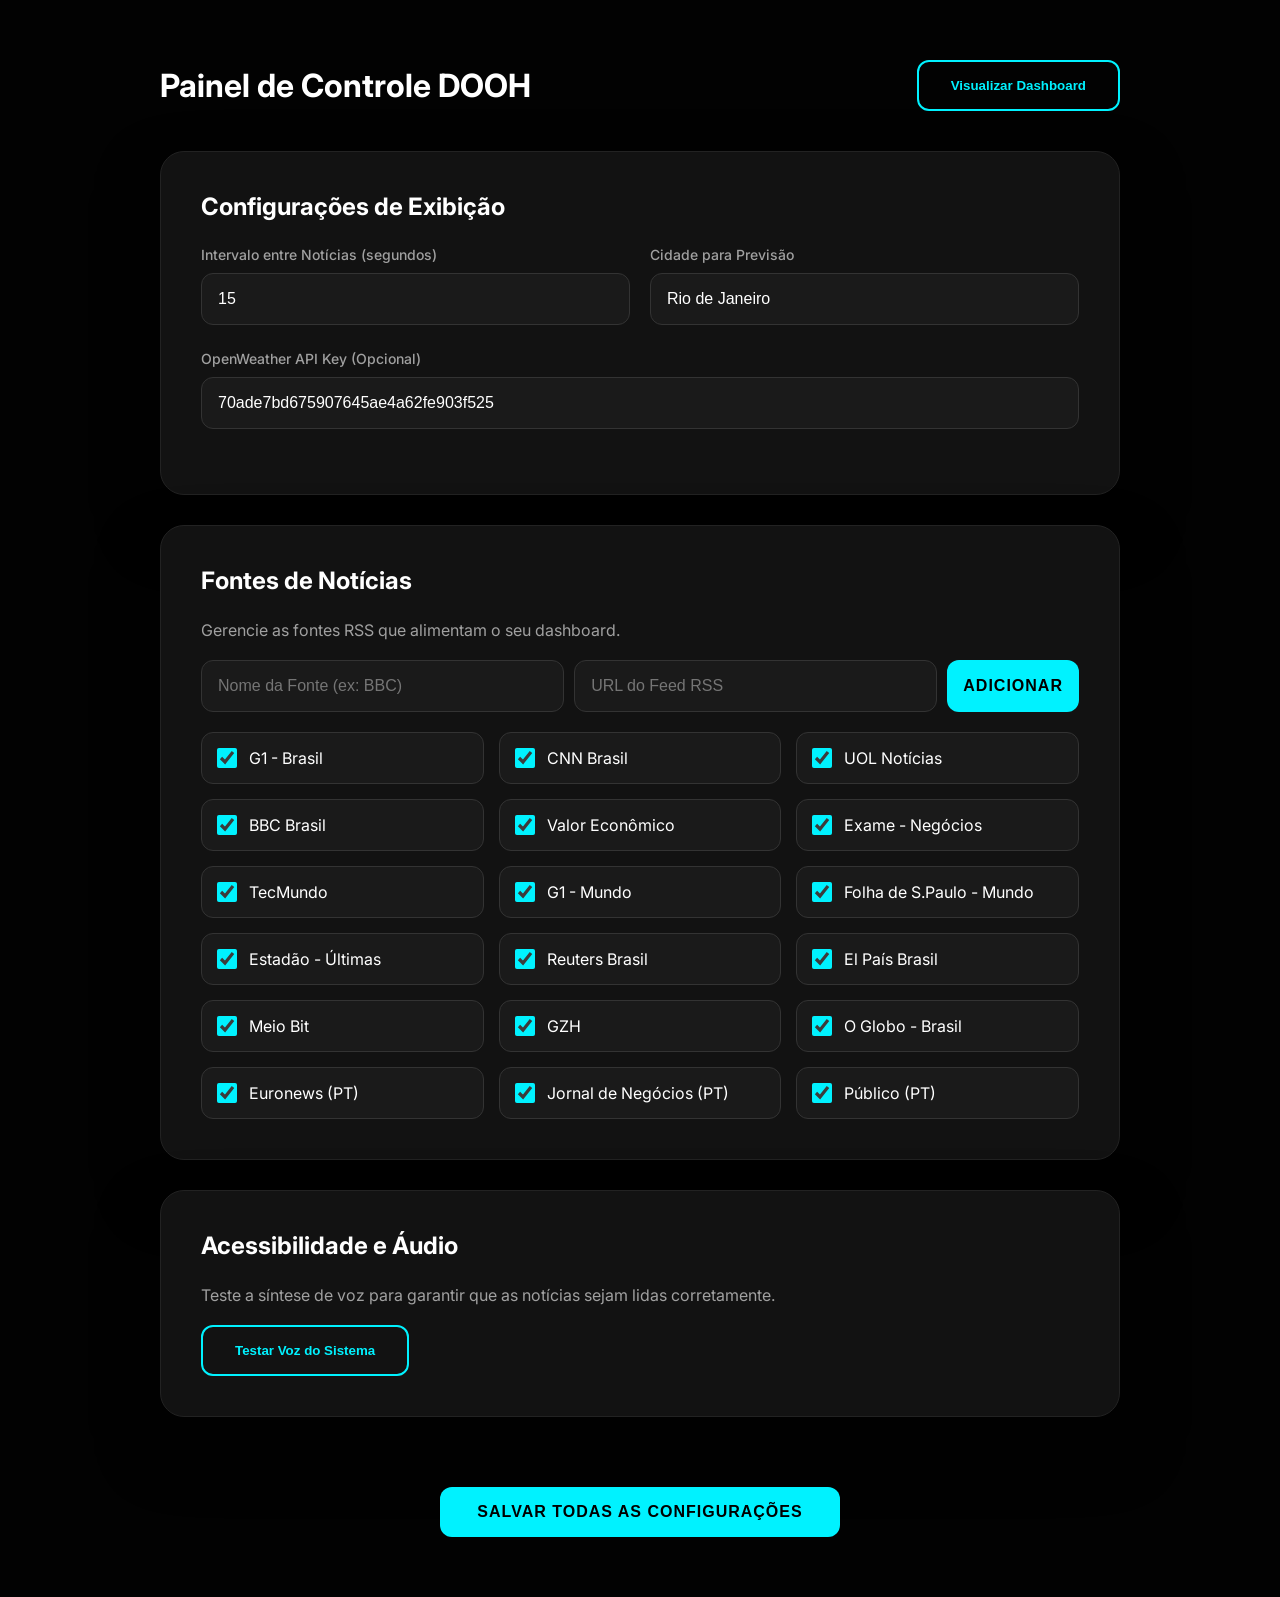
<file: admin.html>
<!DOCTYPE html>
<html lang="pt-br">

<head>
    <meta charset="UTF-8">
    <meta name="viewport" content="width=device-width, initial-scale=1.0">
    <title>Configurações DOOH - Premium</title>
    <link rel="stylesheet" href="index.css">
    <link rel="preconnect" href="https://fonts.googleapis.com">
    <link rel="preconnect" href="https://fonts.gstatic.com" crossorigin>
    <link href="https://fonts.googleapis.com/css2?family=Inter:wght@400;500;700;800&display=swap" rel="stylesheet">
</head>

<body class="admin-body">
    <header class="admin-header">
        <h1>Painel de Controle DOOH</h1>
        <button id="view-player" class="btn-secondary">Visualizar Dashboard</button>
    </header>

    <div class="admin-card">
        <h2>Configurações de Exibição</h2>
        <div style="display: grid; grid-template-columns: 1fr 1fr; gap: 20px;">
            <div class="form-group">
                <label>Intervalo entre Notícias (segundos)</label>
                <input type="number" id="news-interval" class="form-control" value="15" min="5">
            </div>
            <div class="form-group">
                <label>Cidade para Previsão</label>
                <input type="text" id="weather-city-input" class="form-control" value="Sao Paulo">
            </div>
        </div>
        <div class="form-group">
            <label>OpenWeather API Key (Opcional)</label>
            <input type="text" id="weather-api-key" class="form-control"
                placeholder="Insira sua chave API para tempo real">
        </div>
    </div>

    <div class="admin-card">
        <h2>Fontes de Notícias</h2>
        <p style="margin-bottom: 20px; color: var(--text-secondary);">Gerencie as fontes RSS que alimentam o seu
            dashboard.</p>

        <!-- Add Custom Source -->
        <div class="source-input-group">
            <input type="text" id="custom-source-name" class="form-control" placeholder="Nome da Fonte (ex: BBC)">
            <input type="text" id="custom-source-url" class="form-control" placeholder="URL do Feed RSS">
            <button id="add-source" class="btn-primary" style="padding: 16px;">Adicionar</button>
        </div>

        <div id="sources-list" class="sources-grid">
            <!-- Dinâmico via JS -->
        </div>
    </div>

    <div class="admin-card">
        <h2>Acessibilidade e Áudio</h2>
        <p style="margin-bottom: 20px; color: var(--text-secondary);">Teste a síntese de voz para garantir que as
            notícias sejam lidas corretamente.</p>
        <button id="test-tts" class="btn-secondary">Testar Voz do Sistema</button>
    </div>

    <div style="margin-top: 40px; text-align: center;">
        <button id="save-settings" class="btn-primary" style="width: 100%; max-width: 400px;">Salvar Todas as
            Configurações</button>
    </div>

    <script src="admin.js"></script>
</body>

</html>
</file>
<file: index.css>
:root {
    --bg-color: #020202;
    --accent-color: #00f2ff;
    --accent-glow: rgba(0, 242, 255, 0.5);
    --text-primary: #ffffff;
    --text-secondary: #a0a0a0;
    --glass-bg: rgba(255, 255, 255, 0.9);
    --glass-border: rgba(255, 255, 255, 0.2);
    --card-bg: #121212;
    --card-border: #222222;
    --font-main: 'Inter', system-ui, -apple-system, sans-serif;
    --transition-smooth: all 0.4s cubic-bezier(0.4, 0, 0.2, 1);
}

* {
    margin: 0;
    padding: 0;
    box-sizing: border-box;
}

body {
    background-color: var(--bg-color);
    color: var(--text-primary);
    font-family: var(--font-main);
    height: 100vh;
    overflow: hidden;
    display: flex;
    flex-direction: column;
}

/* Layout */
.app-container {
    height: 100vh;
    width: 100vw;
    position: relative;
}

/* Main News Area */
.news-display {
    position: relative;
    height: 100vh;
    overflow: hidden;
    background: #000;
}

.news-image-container {
    position: absolute;
    top: 0;
    left: 0;
    width: 100%;
    height: 100%;
    z-index: 1;
}

.news-image {
    width: 100%;
    height: 100%;
    object-fit: cover;
    opacity: 0.8;
    transition: var(--transition-smooth);
}

/* Ken Burns Effect */
.ken-burns {
    animation: kenBurns 20s infinite alternate linear;
}

@keyframes kenBurns {
    0% { transform: scale(1) translate(0, 0); }
    100% { transform: scale(1.15) translate(-1%, -1%); }
}

.news-overlay {
    position: absolute;
    bottom: 0;
    left: 0;
    right: 0;
    padding: 60px 80px 80px; /* Reduzi o padding superior */
    background: linear-gradient(to top, 
        rgba(0,0,0,1) 0%, 
        rgba(0,0,0,0.9) 50%, 
        transparent 100%);
    z-index: 5;
    display: flex;
    flex-direction: column;
    gap: 15px;
    max-height: 65vh; /* Limite para não bater nos widgets do topo */
    justify-content: flex-end;
}

.news-source {
    display: inline-flex;
    align-items: center;
    padding: 8px 16px;
    background: var(--accent-color);
    color: #000;
    font-weight: 800;
    text-transform: uppercase;
    font-size: 13px;
    border-radius: 4px;
    letter-spacing: 1.5px;
    box-shadow: 0 0 25px var(--accent-glow);
    width: fit-content;
}

.news-title {
    font-size: clamp(32px, 5vw, 60px); /* Fonte responsiva: min 32px, ideal 5vw, max 60px */
    font-weight: 800;
    line-height: 1.1;
    text-shadow: 0 5px 30px rgba(0,0,0,1);
    max-width: 95%;
    letter-spacing: -1px;
    margin: 0;
}

.news-summary {
    font-size: clamp(16px, 2vw, 22px); /* Sumário também responsivo */
    color: #ddd;
    max-width: 900px;
    line-height: 1.4;
    font-weight: 400;
    text-shadow: 0 2px 15px rgba(0,0,0,0.9);
}

/* Floating Widgets - Ajuste de espaçamento */
.top-widgets {
    position: absolute;
    top: 0;
    left: 0;
    right: 0;
    height: 80px;
    background: linear-gradient(to bottom, rgba(0,0,0,0.95), rgba(0,0,0,0.7));
    backdrop-filter: blur(25px);
    -webkit-backdrop-filter: blur(25px);
    border-bottom: 1px solid rgba(255,255,255,0.1);
    display: flex;
    justify-content: space-between;
    align-items: center;
    padding: 0 40px;
    z-index: 100;
}

.widgets-group {
    display: flex;
    align-items: center;
    gap: 40px;
}

.glass-widget {
    background: transparent;
    border: none;
    padding: 0;
    border-radius: 0;
    display: flex;
    align-items: center;
    gap: 15px;
    box-shadow: none;
    color: #fff;
}

.currency-bar {
    gap: 30px;
    border-right: 1px solid rgba(255,255,255,0.2);
    padding-right: 30px;
}

.currency-item {
    display: flex;
    flex-direction: column;
    align-items: flex-start;
    gap: 2px;
}

.currency-item span {
    font-size: 20px;
    font-weight: 800;
    color: #fff;
}

.currency-item label {
    font-size: 10px;
    font-weight: 700;
    color: var(--accent-color);
    text-transform: uppercase;
    letter-spacing: 1px;
}

.weather-widget {
    gap: 12px;
}

#weather-temp {
    font-size: 26px;
    font-weight: 800;
}

#weather-city {
    font-size: 11px;
    font-weight: 600;
    color: var(--text-secondary);
    text-transform: uppercase;
}

.clock-widget {
    gap: 25px;
}

#clock {
    font-size: 34px;
    font-weight: 800;
    color: #fff;
    border-right: none;
    padding-right: 0;
    letter-spacing: 1px;
    font-variant-numeric: tabular-nums;
}

#date {
    font-size: 11px;
    font-weight: 700;
    color: var(--accent-color);
    text-transform: uppercase;
    text-align: right;
    line-height: 1.2;
}


/* Progress Bar */
.progress-container {
    position: absolute;
    bottom: 0;
    left: 0;
    height: 6px;
    background: rgba(255, 255, 255, 0.1);
    width: 100%;
    z-index: 20;
}

.progress-fill {
    height: 100%;
    background: var(--accent-color);
    width: 0%;
    box-shadow: 0 0 15px var(--accent-color);
    transition: width 0.1s linear;
}

/* Admin Styles */
.admin-body {
    background-color: var(--bg-color);
    color: var(--text-primary);
    padding: 60px 20px;
    max-width: 1000px;
    margin: 0 auto;
    overflow-y: auto;
    height: auto;
}

.admin-header {
    margin-bottom: 40px;
    display: flex;
    justify-content: space-between;
    align-items: center;
}

.admin-card {
    background: var(--card-bg);
    padding: 40px;
    border-radius: 24px;
    margin-bottom: 30px;
    border: 1px solid var(--card-border);
    box-shadow: 0 30px 60px rgba(0,0,0,0.5);
}

.admin-card h2 {
    margin-bottom: 25px;
    font-size: 24px;
    display: flex;
    align-items: center;
    gap: 12px;
}

.form-group {
    margin-bottom: 25px;
}

.form-group label {
    display: block;
    margin-bottom: 10px;
    color: var(--text-secondary);
    font-weight: 500;
    font-size: 14px;
}

.form-control {
    width: 100%;
    padding: 16px;
    background: #1a1a1a;
    border: 1px solid #333;
    color: white;
    border-radius: 12px;
    font-size: 16px;
    transition: var(--transition-smooth);
}

.form-control:focus {
    outline: none;
    border-color: var(--accent-color);
    box-shadow: 0 0 0 4px rgba(0, 242, 255, 0.1);
}

.btn-primary {
    padding: 16px 32px;
    background: var(--accent-color);
    color: #000;
    border: none;
    border-radius: 12px;
    font-weight: 800;
    font-size: 16px;
    cursor: pointer;
    transition: var(--transition-smooth);
    text-transform: uppercase;
    letter-spacing: 1px;
}

.btn-primary:hover {
    transform: translateY(-2px);
    box-shadow: 0 10px 20px var(--accent-glow);
}

.btn-secondary {
    padding: 16px 32px;
    background: transparent;
    color: var(--accent-color);
    border: 2px solid var(--accent-color);
    border-radius: 12px;
    font-weight: 800;
    cursor: pointer;
    transition: var(--transition-smooth);
}

.btn-secondary:hover {
    background: rgba(0, 242, 255, 0.05);
}

/* Custom Source Add Form */
.source-input-group {
    display: flex;
    gap: 10px;
    margin-bottom: 20px;
}

.sources-grid {
    display: grid;
    grid-template-columns: repeat(auto-fill, minmax(280px, 1fr));
    gap: 15px;
}

.source-item {
    background: #1a1a1a;
    padding: 15px;
    border-radius: 12px;
    display: flex;
    align-items: center;
    gap: 12px;
    border: 1px solid #333;
}

.source-item input[type="checkbox"] {
    width: 20px;
    height: 20px;
    accent-color: var(--accent-color);
}

/* Animations */
@keyframes fadeIn {
    from { opacity: 0; transform: translateY(30px); }
    to { opacity: 1; transform: translateY(0); }
}

/* Daily Briefing */
.briefing-overlay {
    position: fixed;
    top: 0;
    left: 0;
    width: 100%;
    height: 100%;
    background:
        linear-gradient(rgba(0,0,0,0.7), rgba(0,0,0,0.85)),
        url('https://images.unsplash.com/photo-1504711434969-e33886168d6c?w=1920&q=80') center/cover no-repeat;
    z-index: 900;
    display: flex;
    align-items: center;
    justify-content: center;
    padding: 60px;
}

.briefing-content {
    max-width: 1200px;
    width: 100%;
}

.briefing-tag {
    font-size: clamp(28px, 4vw, 52px);
    font-weight: 800;
    color: #fff;
    text-transform: uppercase;
    letter-spacing: 3px;
    margin-bottom: 8px;
    text-align: center;
    text-shadow: 0 4px 30px rgba(0,0,0,0.8);
}

.briefing-subtitle {
    font-size: clamp(14px, 1.5vw, 20px);
    color: var(--accent-color);
    text-align: center;
    letter-spacing: 2px;
    margin-bottom: 40px;
    font-weight: 500;
    text-transform: uppercase;
}

.briefing-list {
    display: flex;
    flex-direction: column;
    gap: 20px;
}

.briefing-item {
    font-size: clamp(20px, 2.5vw, 36px);
    font-weight: 700;
    line-height: 1.2;
    color: #fff;
    padding-left: 30px;
    border-left: 4px solid var(--accent-color);
    opacity: 0;
    transform: translateX(-30px);
    animation: slideInBriefing 0.8s ease forwards;
}

@keyframes slideInBriefing {
    to { opacity: 1; transform: translateX(0); }
}

.briefing-item:nth-child(1) { animation-delay: 0.2s; }
.briefing-item:nth-child(2) { animation-delay: 0.5s; }
.briefing-item:nth-child(3) { animation-delay: 0.8s; }
.briefing-item:nth-child(4) { animation-delay: 1.1s; }
.briefing-item:nth-child(5) { animation-delay: 1.4s; }

/* Mobile Adjustments */
@media (max-width: 900px) {
    .news-title { font-size: 48px; }
    .news-overlay { padding: 60px 40px 40px; }
    .top-widgets { height: 60px; padding: 0 20px; }
    .briefing-overlay { padding: 30px; }
    .briefing-item { font-size: 22px; }
    .briefing-tag { font-size: 28px; letter-spacing: 2px; }
}

@media (max-width: 600px) {
    .top-widgets { height: auto; flex-direction: column; padding: 10px; gap: 5px; }
    .widgets-group { gap: 15px; }
    .news-title { font-size: 32px; }
    .news-summary { font-size: 18px; }
    .news-overlay { padding: 40px 20px 30px; }
    #clock { font-size: 24px; }
    #date { font-size: 10px; }
    .currency-item span { font-size: 16px; }
    .briefing-overlay { padding: 20px; }
    .briefing-tag { font-size: 22px; letter-spacing: 1px; }
    .briefing-subtitle { font-size: 12px; margin-bottom: 20px; }
    .briefing-item { font-size: 16px; padding-left: 15px; }
    .briefing-list { gap: 12px; }
}
</file>
